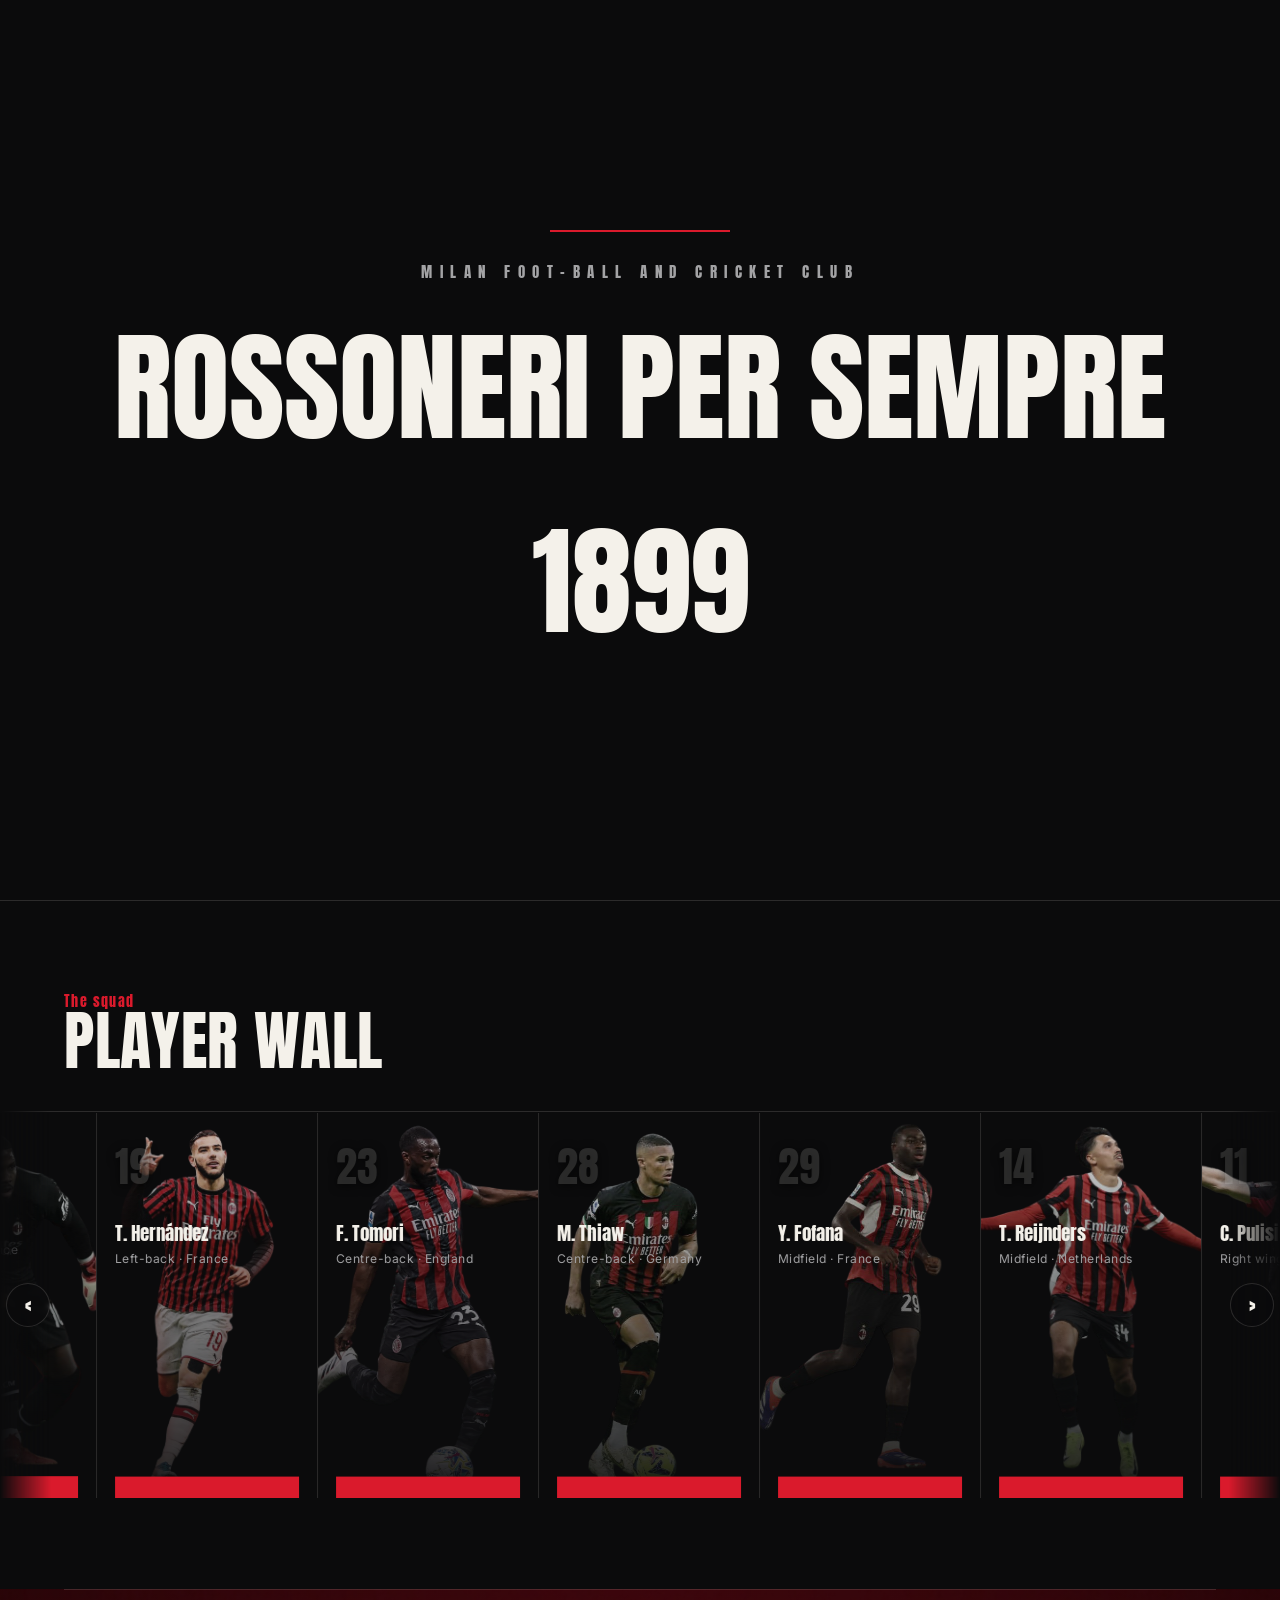
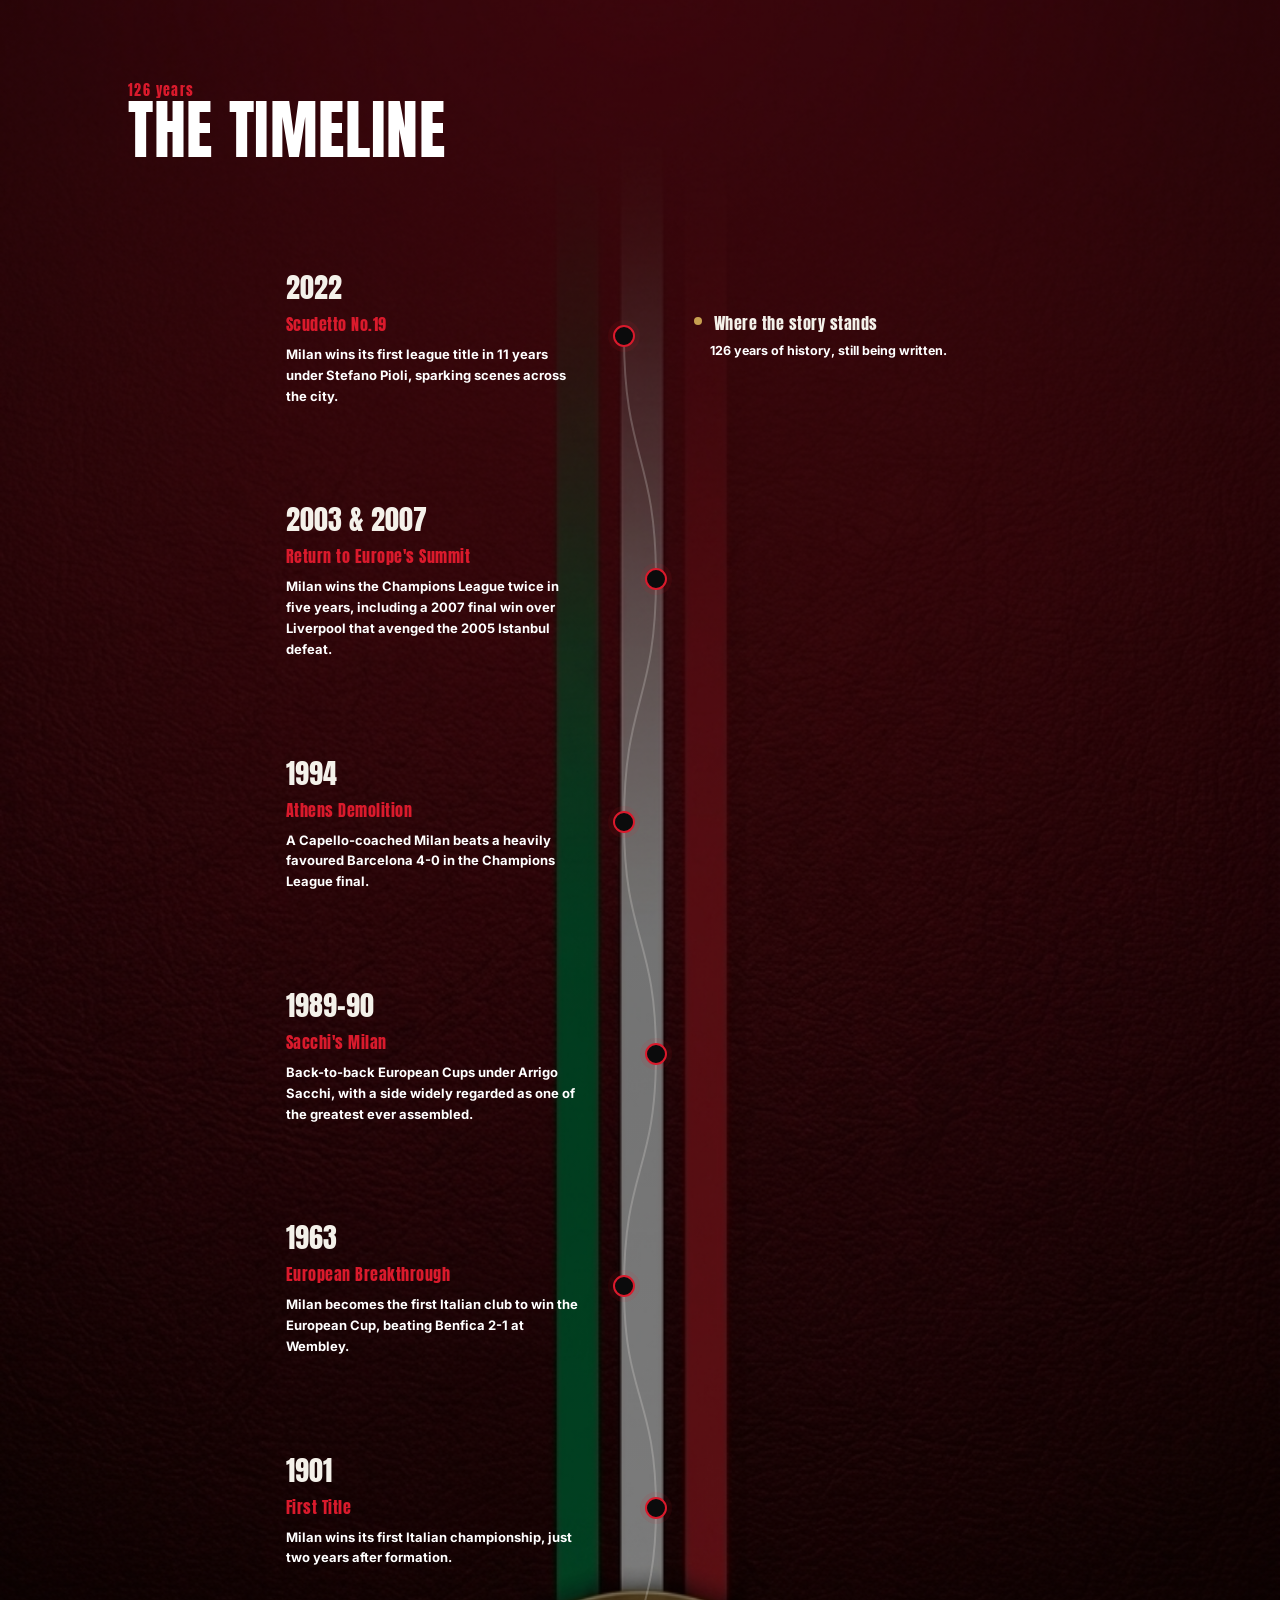
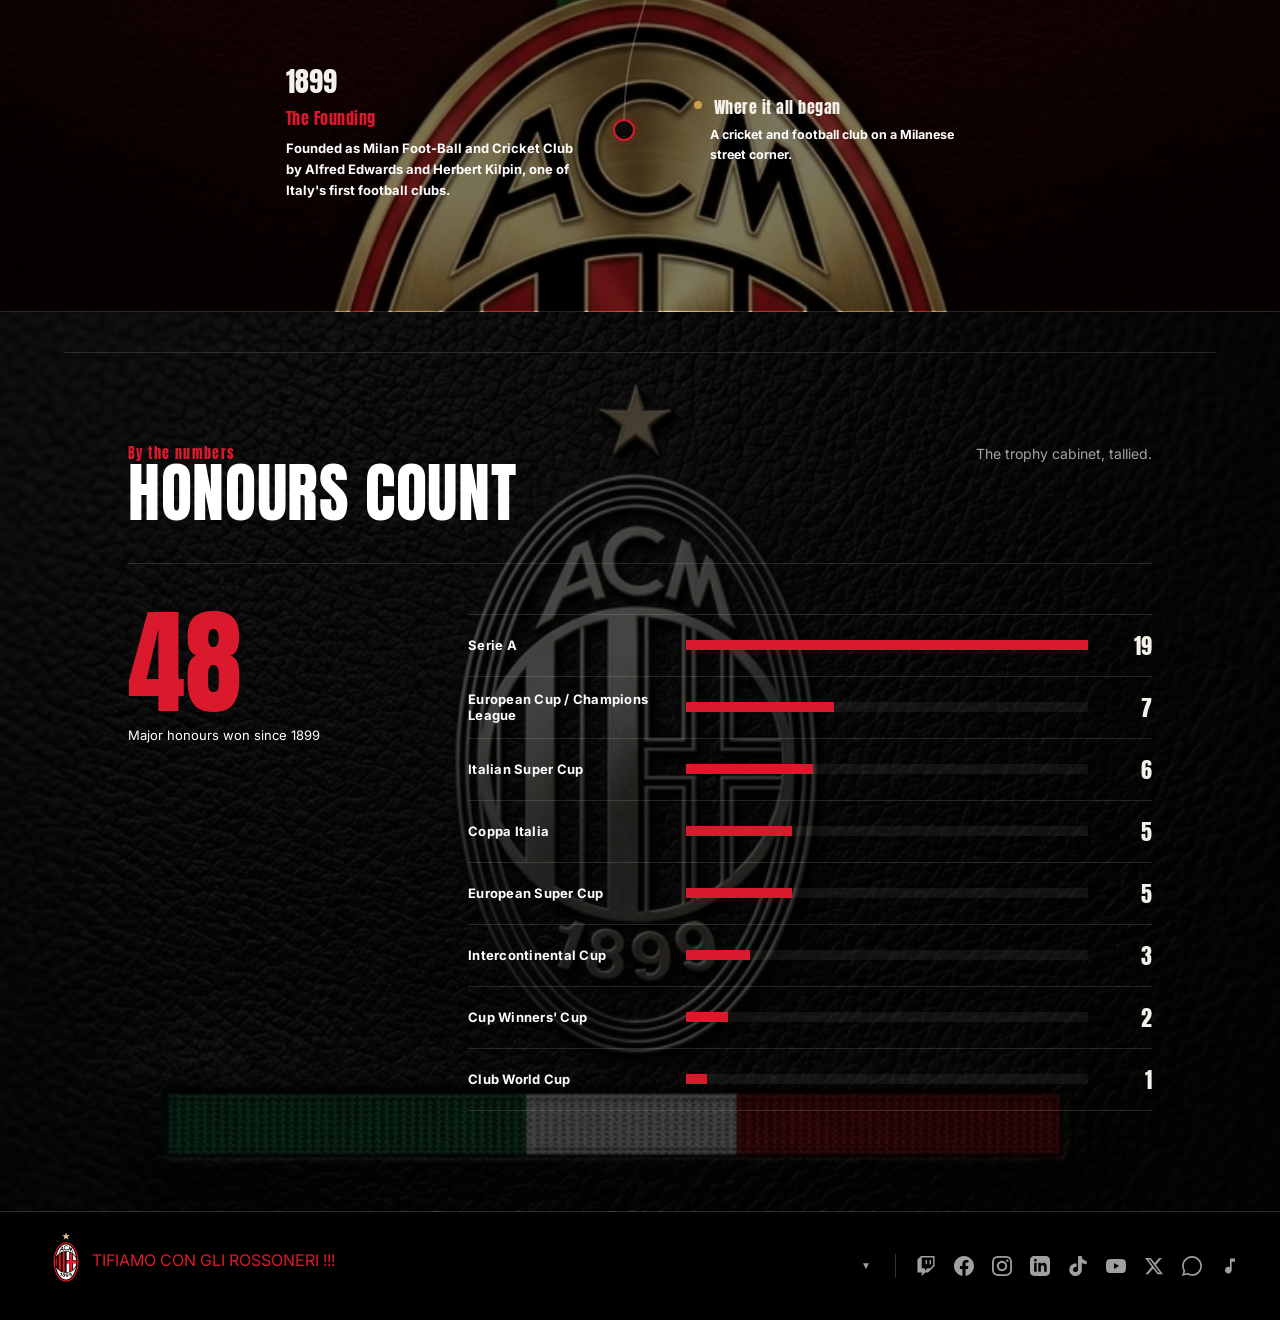
<file: index.html>
<!DOCTYPE html>
<html lang="en">
<head>
<meta charset="UTF-8">
<meta name="viewport" content="width=device-width, initial-scale=1.0">
<link rel="stylesheet" href="./style.css">
<title>AC Milan — 1899</title>
<link rel="preconnect" href="https://fonts.googleapis.com">
<link href="https://fonts.googleapis.com/css2?family=Anton&family=Inter:wght@400;500;600;700&display=swap" rel="stylesheet">

</head>
<body>

  <div id="video-intro">
    <video id="introVideo" src="./assets/vid/intro high.mp4" playsinline preload="auto"></video>
    <button id="introStart" class="intro-start-btn">Enter — Sound On</button>
    <button id="introSkip" class="intro-skip-btn" aria-label="Skip intro">Skip ›</button>
  </div>

  <div id="intro">
    <div class="intro-wrap">
      <div class="intro-line"></div>
      <div class="intro-crest">Milan Foot-Ball and Cricket Club</div>
      <div class="intro-year">ROSSONERI PER SEMPRE</div>
      <div class="intro-year">1899</div>
    </div>
  </div>

  <header>
    <div class="wordmark">
      <img src="./assets/img/acm logo.png" alt="">
    </div>
    <nav>
      <a href="#hero">Match</a>
      <a href="#squad">Squad</a>
      <a href="#history">History</a>
      <a href="#stats">Trophies</a>
      <a href="./shop.html">ACM Shop</a>

    </nav>
    <div class="nav-toggle">MENU</div>
  </header>

  <section id="hero">
    <div class="hero-top">
      <div class="hero-title">
        <h1>Sette<span>volte campioni</span>d'Europa.</h1>
        <p style="animation:fadeUp .8s ease .55s both; opacity:0;">Founded in 1899. Seven European Cups. Nineteen Scudetti. One of two clubs to have won every UEFA club<br> competition available to it — this is that history, built for the screen.</p>
      </div>
    </div>
    <div class="hero-bottom" style="animation:fadeUp .9s ease .75s both; opacity:0;">
      <div class="fixture-side">
        <div>Next fixture</div>
        <div class="fixture-team">AC Milan</div>
      </div>
      <div class="fixture-mid">
        <div class="fixture-vs">Inter ·VS· San Siro</div>
        <div class="countdown" id="countdown">
          <div><div class="num" id="cd-d">00</div><div class="lbl">DAYS</div></div>
          <div><div class="num" id="cd-h">00</div><div class="lbl">HRS</div></div>
          <div><div class="num" id="cd-m">00</div><div class="lbl">MIN</div></div>
          <div><div class="num" id="cd-s">00</div><div class="lbl">SEC</div></div>
        </div>
      </div>
      <div class="fixture-side right">
        <div>Kick-off</div>
        <div class="fixture-team">20:45</div>
      </div>
    </div>
  </section>

  <section id="squad">
    <div class="section-head reveal">
      <div>
        <div class="section-index">The squad</div>
        <h2>Player wall</h2>
      </div>
    </div>

    <div class="carousel-wrap">
      <button class="carousel-arrow carousel-arrow-left" id="carouselPrev" aria-label="Previous players">‹</button>
      <div class="carousel-container" id="carouselContainer">
        <div class="carousel-track" id="carouselTrack"></div>
      </div>
      <button class="carousel-arrow carousel-arrow-right" id="carouselNext" aria-label="Next players">›</button>
    </div>
  </section>

  <section class="hist" id="history">

    <div class="section-head reveal">
      <div>
        <div class="section-index">126 years</div>
        <h2>The timeline</h2>
      </div>
    </div>

    <div class="timeline-vertical" id="timelineVertical">
      <svg class="tl-svg" id="tlSvg"></svg>
      <!--<div class="tl-center-circle">
        <img class="tl-crest" src="./assets/img/hist logo.jpe.png" alt="AC Milan crest">
        <div class="tl-center-label">AC Milan<span>126 years</span></div>
      </div>-->
      <div class="tl-rows" id="tlRows"></div>
    </div>
  </section>

 <!-- <section id="trophies">
    <div class="section-head reveal">
      <div>
        <div class="section-index">The cabinet</div>
        <h2>Trophy wall</h2>
      </div>
      <p>Every major honour AC Milan has lifted, laid out year by year.</p>
    </div>

    <div class="trophy-wrap">
      <img src="./assets/img/trophies.jpe" alt="AC Milan trophy cabinet: 3 Intercontinental Cups & 1 Club World Cup, 7 European Cups/Champions League, 5 European Super Cups, 5 Coppa Italia, 2 Cup Winners' Cups, 6 Italian Super Cups, and 19 Serie A titles, shown with the year of each trophy.">
    </div>
  </section>-->

  <section id="stats">
    
    <div class="section-head reveal">
      <div>
        <div class="section-index">By the numbers</div>
        <h2>Honours count</h2>
      </div>
      <p>The trophy cabinet, tallied.</p>
    </div>
    <div class="stats-wrap" id="statsWrap">
      <div class="stats-total">
        <div class="stats-total-num" id="statsTotalNum">0</div>
        <div class="stats-total-label">Major honours won since 1899</div>
      </div>
      <div class="stats-bars" id="statsBars"></div>
    </div>
  </section>

  <footer class="site-footer">
    <div class="footer-container">
      <div class="footer-logo">
        <a href="#">
          <img src="./assets/img/acm logo.png" alt="AC Milan Crest">  
        </a>
        <div class="link">
          <a href="./cheering.html"> TIFIAMO CON GLI ROSSONERI !!!</a>
        </div>
      </div>
  
      <div class="footer-actions">
        <div class="lang-selector">
          <button class="lang-btn" aria-label="Select Language">
            <span class="flag-icon flag-uk"></span>
            <span class="arrow-down">▼</span>
          </button>
        </div>
  
        <div class="divider"></div>
  
        <div class="social-links">
          <a href="https://www.twitch.tv/acmilan" aria-label="Twitch" class="social-icon">
            <svg viewBox="0 0 24 24"><path fill="currentColor" d="M11.571 4.714h1.715v5.143h-1.715zm4.715 0H18v5.143h-1.714zM6 0L1.714 4.286v15.428h5.143V24l4.286-4.286h3.428L22.286 12V0zm14.571 11.143l-3.428 3.428h-3.429l-3 3v-3H6.857V1.714h13.714z"/></svg>
          </a>
          <a href="https://web.facebook.com/ACMilan?_rdc=1&_rdr#" aria-label="Facebook" class="social-icon">
            <svg viewBox="0 0 24 24"><path fill="currentColor" d="M24 12.073c0-6.627-5.373-12-12-12s-12 5.373-12 12c0 5.99 4.388 10.954 10.125 11.854v-8.385H7.078v-3.47h3.047V9.43c0-3.007 1.792-4.669 4.533-4.669 1.312 0 2.686.235 2.686.235v2.953H15.83c-1.491 0-1.956.925-1.956 1.874v2.25h3.328l-.532 3.47h-2.796v8.385C19.612 23.027 24 18.062 24 12.073z"/></svg>
          </a>
          <a href="https://www.instagram.com/acmilan" aria-label="Instagram" class="social-icon">
            <svg viewBox="0 0 24 24"><path fill="currentColor" d="M12 2.163c3.204 0 3.584.012 4.85.07 3.252.148 4.771 1.691 4.919 4.919.058 1.265.069 1.645.069 4.849 0 3.205-.012 3.584-.069 4.849-.149 3.225-1.664 4.771-4.919 4.919-1.266.058-1.644.07-4.85.07-3.204 0-3.584-.012-4.849-.07-3.26-.149-4.771-1.699-4.919-4.92-.058-1.265-.07-1.644-.07-4.849 0-3.204.013-3.583.07-4.849.149-3.227 1.664-4.771 4.919-4.919 1.266-.057 1.645-.069 4.849-.069zm0-2.163c-3.259 0-3.667.014-4.947.072-4.358.2-6.78 2.618-6.98 6.98-.059 1.281-.073 1.689-.073 4.948 0 3.259.014 3.668.072 4.948.2 4.358 2.618 6.78 6.98 6.98 1.281.058 1.689.072 4.948.072 3.259 0 3.668-.014 4.948-.072 4.354-.2 6.782-2.618 6.979-6.98.059-1.28.073-1.689.073-4.948 0-3.259-.014-3.667-.072-4.947-.196-4.354-2.617-6.78-6.979-6.98-1.281-.059-1.69-.073-4.949-.073zm0 5.838c-3.403 0-6.162 2.759-6.162 6.162s2.759 6.163 6.162 6.163 6.162-2.759 6.162-6.163c0-3.403-2.759-6.162-6.162-6.162zm0 10.162c-2.209 0-4-1.79-4-4 0-2.209 1.791-4 4-4s4 1.791 4 4c0 2.21-1.791 4-4 4zm6.406-11.845c-.796 0-1.441.645-1.441 1.44s.645 1.44 1.441 1.44c.795 0 1.439-.645 1.439-1.44s-.644-1.44-1.439-1.44z"/></svg>
          </a>
          <a href="#" aria-label="LinkedIn" class="social-icon">
            <svg viewBox="0 0 24 24"><path fill="currentColor" d="M19 0h-14c-2.761 0-5 2.239-5 5v14c0 2.761 2.239 5 5 5h14c2.762 0 5-2.239 5-5v-14c0-2.761-2.238-5-5-5zm-11 19h-3v-11h3v11zm-1.5-12.268c-.966 0-1.75-.79-1.75-1.764s.784-1.764 1.75-1.764 1.75.79 1.75 1.764-.783 1.764-1.75 1.764zm13.5 12.268h-3v-5.604c0-3.368-4-3.113-4 0v5.604h-3v-11h3v1.765c1.396-2.586 7-2.777 7 2.476v6.759z"/></svg>
          </a>
          <a href="https://www.tiktok.com/@acmilan" aria-label="TikTok" class="social-icon">
            <svg viewBox="0 0 24 24"><path fill="currentColor" d="M12.525.02c1.31-.02 2.61-.01 3.91-.02.08 1.53.63 3.09 1.75 4.17 1.12 1.11 2.7 1.62 4.24 1.79v4.03c-1.44-.05-2.89-.35-4.2-.97-.57-.26-1.1-.59-1.62-.93-.01 2.92.01 5.84-.02 8.75-.08 1.4-.54 2.79-1.35 3.94-1.31 1.92-3.58 3.17-5.91 3.21-1.43.08-2.86-.31-4.08-1.03-2.02-1.19-3.44-3.37-3.65-5.71-.02-.5-.03-1-.01-1.49.18-1.9 1.12-3.72 2.58-4.96 1.66-1.44 3.98-2.13 6.15-1.72.02 1.48-.04 2.96-.04 4.44-.99-.32-2.15-.23-3.02.37-.82.56-1.31 1.56-1.28 2.56.02 1.01.58 1.95 1.46 2.42.92.51 2.08.52 3.02.04.83-.41 1.42-1.22 1.58-2.13.07-.63.03-1.27.03-1.91V.02z"/></svg>
          </a>
          <a href="https://www.youtube.com/acmilan" aria-label="YouTube" class="social-icon">
            <svg viewBox="0 0 24 24"><path fill="currentColor" d="M23.498 6.186a3.016 3.016 0 0 0-2.122-2.136C19.505 3.545 12 3.545 12 3.545s-7.505 0-9.377.505A3.017 3.017 0 0 0 .502 6.186C0 8.07 0 12 0 12s0 3.93.502 5.814a3.016 3.016 0 0 0 2.122 2.136c1.871.505 9.376.505 9.376.505s7.505 0 9.377-.505a3.015 3.015 0 0 0 2.122-2.136C24 15.93 24 12 24 12s0-3.93-.502-5.814zM9.545 15.568V8.432L15.818 12l-6.273 3.568z"/></svg>
          </a>
          <a href="https://x.com/acmilan" aria-label="X" class="social-icon">
            <svg viewBox="0 0 24 24"><path fill="currentColor" d="M18.244 2.25h3.308l-7.227 8.26 8.502 11.24H16.17l-5.214-6.817L4.99 21.75H1.68l7.73-8.835L1.254 2.25H8.08l4.713 6.231zm-1.161 17.52h1.833L7.084 4.126H5.117z"/></svg>
          </a>
          <a href="https://www.google.com/search?q=https://www.whatsapp.com/channel/0029VaCxf5M2ER6p3A4G4t2d" aria-label="WhatsApp" class="social-icon">
            <svg viewBox="0 0 24 24"><path fill="currentColor" d="M.057 24l1.687-6.163c-1.041-1.804-1.588-3.849-1.587-5.946.003-6.556 5.338-11.891 11.893-11.891 3.181.001 6.167 1.24 8.413 3.488 2.245 2.248 3.481 5.236 3.48 8.414-.003 6.557-5.338 11.892-11.893 11.892-1.99-.001-3.951-.5-5.688-1.448l-6.305 1.654zm6.597-3.807c1.676.995 3.276 1.591 5.392 1.592 5.448 0 9.886-4.434 9.889-9.885.002-5.462-4.415-9.89-9.881-9.892-5.452 0-9.887 4.434-9.889 9.884-.001 2.225.651 3.891 1.746 5.634l-.999 3.648 3.742-.981z"/></svg>
          </a>
          <a href="#" aria-label="Music" class="social-icon">
            <svg viewBox="0 0 24 24"><path fill="currentColor" d="M12 3v10.55c-.59-.34-1.27-.55-2-.55-2.21 0-4 1.79-4 4s1.79 4 4 4 4-1.79 4-4V7h4V3h-6z"/></svg>
          </a>
        </div>
      </div>
    </div>
  </footer>

  <script>
    // ---------- VIDEO INTRO, THEN TEXT INTRO ----------
    (function(){
      const videoIntro = document.getElementById('video-intro');
      const introVideo = document.getElementById('introVideo');
      const startBtn = document.getElementById('introStart');
      const skipBtn = document.getElementById('introSkip');
      const textIntro = document.getElementById('intro');
      let finished = false;

      function runTextIntro(){
        // Same timing the text intro always used, now kicked off once the video is done.
        setTimeout(() => textIntro.classList.add('hide'), 2600);
      }

      function finishVideoIntro(){
        if (finished) return; // guard against being called twice (e.g. 'ended' + 'error')
        finished = true;
        videoIntro.classList.add('hide');
        runTextIntro();
      }

      introVideo.addEventListener('ended', finishVideoIntro);
      // Safety net: if the video can't load/play for any reason, don't trap the visitor.
      introVideo.addEventListener('error', finishVideoIntro);

      // Browsers only allow sound to play after a real user gesture, so we wait
      // for the tap rather than guessing at autoplay — that guess is what was
      // causing the video to start a frame then get killed instantly before.
      startBtn.addEventListener('click', () => {
        introVideo.muted = false;
        startBtn.classList.add('hide');
        skipBtn.classList.add('hide');
        const playPromise = introVideo.play();
        if (playPromise && playPromise.catch) playPromise.catch(finishVideoIntro);
      });

      skipBtn.addEventListener('click', finishVideoIntro);
    })();
    
    // ---------- COUNTDOWN ----------
    (function(){
      const target = new Date();
      target.setDate(target.getDate() + ((6 - target.getDay() + 7) % 7 || 7)); // next Saturday
      target.setHours(20,45,0,0);
      const cdS = document.getElementById('cd-s');
      function tick(){
        const diff = target - new Date();
        if (diff <= 0) return;
        const d = Math.floor(diff/86400000);
        const h = Math.floor(diff/3600000)%24;
        const m = Math.floor(diff/60000)%60;
        const s = Math.floor(diff/1000)%60;
        document.getElementById('cd-d').textContent = String(d).padStart(2,'0');
        document.getElementById('cd-h').textContent = String(h).padStart(2,'0');
        document.getElementById('cd-m').textContent = String(m).padStart(2,'0');
        cdS.textContent = String(s).padStart(2,'0');
        cdS.classList.remove('tick');
        void cdS.offsetWidth;
        cdS.classList.add('tick');
      }
      tick();
      setInterval(tick, 1000);
    })();
    
    // ---------- SQUAD DATA (illustrative placeholder) ----------
    const players = [
      {num:16, name:"M. Maignan", role:"Goalkeeper · France", img:"./assets/img/players/maignan.png", stats:[["Reflexes",92],["Distribution",85],["Command of area",80]], meta:"Appearances 34 · Clean sheets 14"},
      {num:19, name:"T. Hernández", role:"Left-back · France", img:"./assets/img/players/hernandez.png", stats:[["Pace",90],["Crossing",84],["Attacking runs",88]], meta:"Appearances 30 · Assists 7"},
      {num:23, name:"F. Tomori", role:"Centre-back · England", img:"./assets/img/players/tomori.png", stats:[["Duels won",86],["Aerial ability",80],["Composure",83]], meta:"Appearances 32 · Goals 2"},
      {num:28, name:"M. Thiaw", role:"Centre-back · Germany", img:"./assets/img/players/thiaw.png", stats:[["Tackling",84],["Positioning",85],["Passing",78]], meta:"Appearances 27 · Goals 1"},
      {num:29, name:"Y. Fofana", role:"Midfield · France", img:"./assets/img/players/fofana.png", stats:[["Ball recovery",88],["Passing range",82],["Stamina",87]], meta:"Appearances 31 · Assists 4"},
      {num:14, name:"T. Reijnders", role:"Midfield · Netherlands", img:"./assets/img/players/reijnders.png", stats:[["Vision",87],["Long shots",81],["Work rate",85]], meta:"Appearances 33 · Goals 9"},
      {num:11, name:"C. Pulisic", role:"Right wing · USA", img:"./assets/img/players/pulisic.png", stats:[["Dribbling",86],["Finishing",83],["Off-ball movement",85]], meta:"Appearances 32 · Goals 12"},
      {num:10, name:"R. Leão", role:"Left wing · Portugal", img:"./assets/img/players/leao.png", stats:[["Speed",96],["Dribbling",92],["Shooting",84]], meta:"Appearances 34 · Goals 14"},
      {num:7, name:"S. Giménez", role:"Striker · Mexico", img:"./assets/img/players/gimenez.png", stats:[["Finishing",85],["Movement in box",87],["Hold-up play",80]], meta:"Appearances 29 · Goals 11"},
    ];
    
    function buildPlayerCard(p){
      const card = document.createElement('div');
      card.className = 'player-card';
      card.innerHTML = `
        <img class="pphoto" src="${p.img}" alt="${p.name}" loading="lazy">
        <div class="pphoto-fade"></div>
        <div class="pnum">${p.num}</div>
        <div>
          <div class="pname">${p.name}</div>
          <div class="prole">${p.role}</div>
        </div>
        <div class="player-detail">
          <span class="close">×</span>
          <div>
            <div class="pname" style="color:var(--black)">${p.name}</div>
            <div class="prole" style="color:rgba(11,11,12,0.7)">${p.role}</div>
          </div>
          <div>
            ${p.stats.map(s => `
              <div class="stat-row">
                <div class="stat-label"><span>${s[0]}</span><span>${s[1]}</span></div>
                <div class="stat-bar"><i data-val="${s[1]}"></i></div>
              </div>`).join('')}
          </div>
          <div class="player-meta">${p.meta}</div>
        </div>
      `;
      card.addEventListener('click', () => {
        const alreadyOpen = card.classList.contains('open');
        document.querySelectorAll('.player-card.open').forEach(c => c.classList.remove('open'));
        carouselContainer.classList.remove('paused');
        if (!alreadyOpen){
          card.classList.add('open');
          carouselContainer.classList.add('paused');
          card.querySelectorAll('.stat-bar i').forEach(bar => {
            requestAnimationFrame(() => bar.style.width = bar.dataset.val + '%');
          });
        }
      });
      return card;
    }
    
    const carouselTrack = document.getElementById('carouselTrack');
    const carouselContainer = document.getElementById('carouselContainer');
    const carouselPrev = document.getElementById('carouselPrev');
    const carouselNext = document.getElementById('carouselNext');
    // The card list is built twice back-to-back so the loop is seamless.
    [...players, ...players].forEach(p => carouselTrack.appendChild(buildPlayerCard(p)));

    // ---------- CAROUSEL MOTION (auto-scroll + arrow controls) ----------
    // Position is driven from JS (instead of a pure CSS animation) so the
    // arrow buttons can nudge the exact same value the auto-scroll uses.
    (function(){
      const AUTO_SPEED = 40; // px per second
      const NUDGE_PAUSE_MS = 3000; // how long arrows pause auto-scroll for
      let offset = 0;
      let loopWidth = 0;
      let lastTs = null;
      let resumeAt = 0;
      let nudgeTimer = null;

      function measure(){
        // Track is built from two copies of the player list back-to-back,
        // so half its full width is exactly one loop.
        loopWidth = carouselTrack.scrollWidth / 2;
      }

      function applyOffset(){
        carouselTrack.style.transform = `translateX(-${offset}px)`;
      }

      function isPaused(){
        return carouselContainer.classList.contains('paused') ||
               carouselContainer.matches(':hover') ||
               performance.now() < resumeAt;
      }

      function tick(ts){
        if (lastTs === null) lastTs = ts;
        const dt = ts - lastTs;
        lastTs = ts;
        if (loopWidth > 0 && !isPaused()){
          offset += AUTO_SPEED * (dt / 1000);
          if (offset >= loopWidth) offset -= loopWidth;
          applyOffset();
        }
        requestAnimationFrame(tick);
      }

      function cardStep(){
        const firstCard = carouselTrack.querySelector('.player-card');
        if (!firstCard) return 220;
        // +1 accounts for the 1px gap between cards.
        return firstCard.getBoundingClientRect().width + 1;
      }

      function nudge(direction){
        if (loopWidth <= 0) return;
        offset += direction * cardStep();
        if (offset < 0) offset += loopWidth;
        if (offset >= loopWidth) offset -= loopWidth;
        carouselTrack.style.transition = 'transform 0.5s cubic-bezier(.22,.61,.36,1)';
        applyOffset();
        resumeAt = performance.now() + NUDGE_PAUSE_MS;
        clearTimeout(nudgeTimer);
        nudgeTimer = setTimeout(() => { carouselTrack.style.transition = ''; }, 520);
      }

      carouselPrev.addEventListener('click', () => nudge(-1));
      carouselNext.addEventListener('click', () => nudge(1));

      measure();
      window.addEventListener('load', measure);
      window.addEventListener('resize', measure);
      requestAnimationFrame(tick);
    })();
    
    // ---------- TIMELINE (factual, vertical S-curve) ----------
    const eras = [
      {year:"1899", title:"The Founding", text:"Founded as Milan Foot-Ball and Cricket Club by Alfred Edwards and Herbert Kilpin, one of Italy's first football clubs."},
      {year:"1901", title:"First Title", text:"Milan wins its first Italian championship, just two years after formation."},
      {year:"1963", title:"European Breakthrough", text:"Milan becomes the first Italian club to win the European Cup, beating Benfica 2-1 at Wembley."},
      {year:"1989–90", title:"Sacchi's Milan", text:"Back-to-back European Cups under Arrigo Sacchi, with a side widely regarded as one of the greatest ever assembled."},
      {year:"1994", title:"Athens Demolition", text:"A Capello-coached Milan beats a heavily favoured Barcelona 4-0 in the Champions League final."},
      {year:"2003 & 2007", title:"Return to Europe's Summit", text:"Milan wins the Champions League twice in five years, including a 2007 final win over Liverpool that avenged the 2005 Istanbul defeat."},
      {year:"2022", title:"Scudetto No.19", text:"Milan wins its first league title in 11 years under Stefano Pioli, sparking scenes across the city."},
    ];
    
    const tlRows = document.getElementById('tlRows');
    const tlWrap = document.getElementById('timelineVertical');
    const tlSvg = document.getElementById('tlSvg');
    
    // Most recent era at the top, the founding at the bottom.
    const orderedEras = [...eras].reverse();
    orderedEras.forEach((e, i) => {
      const row = document.createElement('div');
      row.className = 'tl-row';
      const isFirst = i === 0;
      const isLast = i === orderedEras.length - 1;
      row.innerHTML = `
        <div class="tl-text reveal reveal-left">
          <div class="tl-year">${e.year}</div>
          <div class="tl-title">${e.title}</div>
          <div class="tl-desc">${e.text}</div>
        </div>
        <div class="tl-node ${i % 2 === 0 ? 'offset-a' : 'offset-b'}"><span class="tl-dot"></span></div>
        <div class="tl-caption reveal reveal-right">
          ${isFirst ? '<div class="tl-caption-label">Where the story stands</div><div class="tl-caption-sub">126 years of history, still being written.</div>' : ''}
          ${isLast ? '<div class="tl-caption-label">Where it all began</div><div class="tl-caption-sub">A cricket and football club on a Milanese street corner.</div>' : ''}
        </div>
      `;
      tlRows.appendChild(row);
    });
    
    function drawTimelinePath(){
      const nodes = tlWrap.querySelectorAll('.tl-node');
      if (!nodes.length) return;
      const wrapRect = tlWrap.getBoundingClientRect();
      tlSvg.setAttribute('width', wrapRect.width);
      tlSvg.setAttribute('height', wrapRect.height);
      tlSvg.setAttribute('viewBox', `0 0 ${wrapRect.width} ${wrapRect.height}`);
    
      const pts = Array.from(nodes).map(n => {
        const r = n.getBoundingClientRect();
        return { x: r.left + r.width / 2 - wrapRect.left, y: r.top + r.height / 2 - wrapRect.top };
      });
    
      let d = `M ${pts[0].x} ${pts[0].y}`;
      for (let i = 0; i < pts.length - 1; i++){
        const p1 = pts[i], p2 = pts[i + 1];
        const midY = (p1.y + p2.y) / 2;
        d += ` C ${p1.x} ${midY}, ${p2.x} ${midY}, ${p2.x} ${p2.y}`;
      }
    
      const dots = pts.map(p => `<circle cx="${p.x}" cy="${p.y}" r="4.5" fill="#DA1A2C"></circle>`).join('');
      tlSvg.innerHTML = `<path d="${d}" fill="none" stroke="rgba(244,241,234,0.22)" stroke-width="2"></path>${dots}`;
    }
    
    window.addEventListener('load', drawTimelinePath);
    let tlResizeTimer;
    window.addEventListener('resize', () => {
      clearTimeout(tlResizeTimer);
      tlResizeTimer = setTimeout(drawTimelinePath, 150);
    });
    
    // ---------- STATS (factual honours) ----------
    // Counts match the trophy wall image above, ranked largest to smallest.
    const honours = [
      {count:19, label:"Serie A"},
      {count:7, label:"European Cup / Champions League"},
      {count:6, label:"Italian Super Cup"},
      {count:5, label:"Coppa Italia"},
      {count:5, label:"European Super Cup"},
      {count:3, label:"Intercontinental Cup"},
      {count:2, label:"Cup Winners' Cup"},
      {count:1, label:"Club World Cup"},
    ];
    const honoursTotal = honours.reduce((sum, h) => sum + h.count, 0);
    const honoursMax = Math.max(...honours.map(h => h.count));
    
    const statsBars = document.getElementById('statsBars');
    honours.forEach(h => {
      const row = document.createElement('div');
      row.className = 'stat-row-bar';
      row.innerHTML = `
        <div class="stat-row-label">${h.label}</div>
        <div class="stat-row-track"><i style="--w:${(h.count / honoursMax * 100).toFixed(1)}%"></i></div>
        <div class="stat-row-count">${h.count}</div>
      `;
      statsBars.appendChild(row);
    });
    
    // One orchestrated reveal: bars fill and the total counts up when the section is scrolled into view.
    const statsWrap = document.getElementById('statsWrap');
    const statsTotalNum = document.getElementById('statsTotalNum');
    let statsPlayed = false;
    const statsObserver = new IntersectionObserver((entries) => {
      entries.forEach(entry => {
        if (entry.isIntersecting && !statsPlayed){
          statsPlayed = true;
          statsWrap.classList.add('in-view');
          const start = performance.now();
          const dur = 1200;
          function countUp(now){
            const p = Math.min(1, (now - start) / dur);
            const eased = 1 - Math.pow(1 - p, 3);
            statsTotalNum.textContent = Math.round(eased * honoursTotal);
            if (p < 1) requestAnimationFrame(countUp);
          }
          requestAnimationFrame(countUp);
          statsObserver.disconnect();
        }
      });
    }, {threshold:0.35});
    statsObserver.observe(statsWrap);

    // ---------- SCROLL-REVEAL (section heads + timeline text/captions) ----------
    (function(){
      const prefersReducedMotion = window.matchMedia('(prefers-reduced-motion: reduce)').matches;
      const targets = document.querySelectorAll('.reveal, .tl-row');
      if (prefersReducedMotion || !('IntersectionObserver' in window)){
        targets.forEach(el => el.classList.add('in'));
        return;
      }
      const revealObserver = new IntersectionObserver((entries) => {
        entries.forEach(entry => {
          if (entry.isIntersecting){
            entry.target.classList.add('in');
            revealObserver.unobserve(entry.target);
          }
        });
      }, { threshold:0.2, rootMargin:'0px 0px -60px 0px' });
      targets.forEach(el => revealObserver.observe(el));
    })();

    // ---------- NAV HIDE-ON-SCROLL ----------
    (function(){
      const header = document.querySelector('header');
      let lastY = window.scrollY;
      let ticking = false;

      function onScroll(){
        const y = window.scrollY;

        // Hide the nav when scrolling down past the hero, reveal it on scroll up.
        if (y > 140 && y > lastY){
          header.classList.add('nav-hidden');
        } else {
          header.classList.remove('nav-hidden');
        }
        lastY = y;
        ticking = false;
      }

      window.addEventListener('scroll', () => {
        if (!ticking){
          requestAnimationFrame(onScroll);
          ticking = true;
        }
      }, { passive:true });
    })();
    </script>
</body>
</html>
</file>
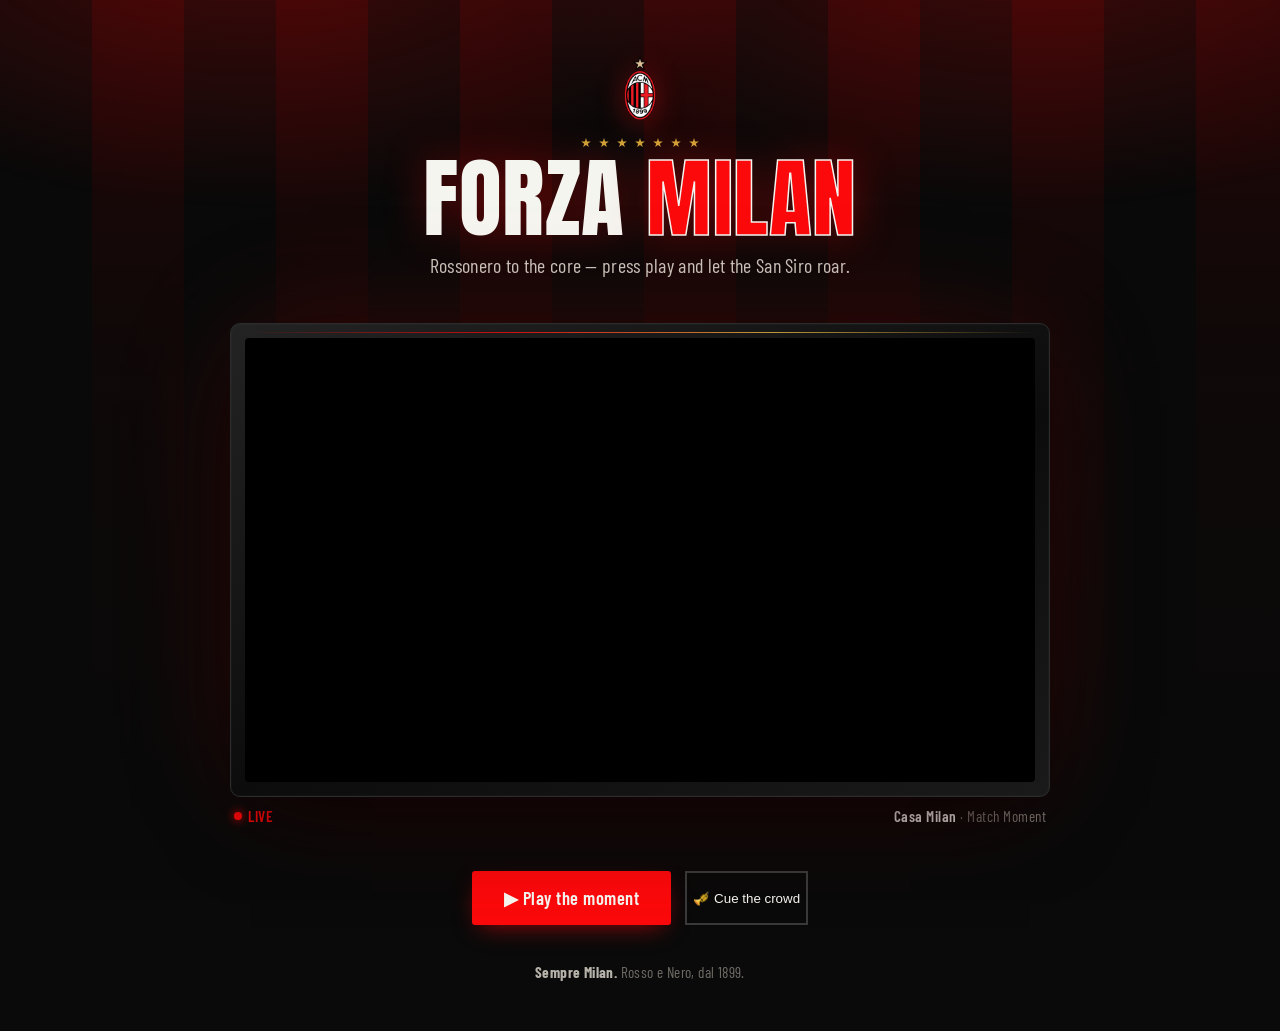
<file: cheering.html>
<!DOCTYPE html>
<html lang="en">
<head>
<meta charset="UTF-8" />
<meta name="viewport" content="width=device-width, initial-scale=1.0" />
<title>Forza Milan — Match Moment</title>
<link rel="preconnect" href="https://fonts.googleapis.com">
<link rel="preconnect" href="https://fonts.gstatic.com" crossorigin>
<link href="https://fonts.googleapis.com/css2?family=Anton&family=Barlow+Condensed:wght@400;500;600;700&display=swap" rel="stylesheet">
<style>
  :root{
    --rosso:#FB090B;
    --rosso-deep:#8C0000;
    --nero:#0A0A0A;
    --nero-2:#151515;
    --bianco:#F5F5F0;
    --oro:#E7B740;
    --oro-dim:#8a6c26;
    --stripe-w: 92px;
  }

  *{box-sizing:border-box;}
  html,body{margin:0;padding:0;}
  body{
    background:var(--nero);
    color:var(--bianco);
    font-family:'Barlow Condensed', sans-serif;
    overflow-x:hidden;
    min-height:100vh;
    position:relative;
  }

  /* Stadium floodlight ambience */
  body::before{
    content:"";
    position:fixed;
    inset:0;
    background:
      radial-gradient(ellipse 900px 500px at 20% -10%, rgba(251,9,11,0.25), transparent 60%),
      radial-gradient(ellipse 900px 500px at 80% -10%, rgba(251,9,11,0.25), transparent 60%);
    pointer-events:none;
    z-index:0;
  }

  /* Rossoneri hooped stripes backdrop */
  .stripes{
    position:fixed;
    inset:0;
    z-index:-1;
    background: repeating-linear-gradient(
      90deg,
      var(--nero) 0,
      var(--nero) var(--stripe-w),
      var(--rosso-deep) var(--stripe-w),
      var(--rosso-deep) calc(var(--stripe-w) * 2)
    );
    opacity:0.55;
  }
  .stripes::after{
    content:"";
    position:absolute;
    inset:0;
    background:linear-gradient(180deg, rgba(10,10,10,0.65), rgba(10,10,10,0.92) 40%, var(--nero) 85%);
  }

  header{
    position:relative;
    z-index:2;
    text-align:center;
    padding:56px 20px 18px;
  }

  .crest{
    width:64px;
    height:64px;
    margin:0 auto 18px;
    position:relative;
    animation: crestFloat 3.6s ease-in-out infinite;
  }
  .crest img{width:100%;height:100%;display:block; filter:drop-shadow(0 6px 14px rgba(251,9,11,0.35));}
  @keyframes crestFloat{
    0%,100%{ transform:translateY(0) rotate(0deg); }
    50%{ transform:translateY(-6px) rotate(-2deg); }
  }

  .stars{
    display:flex;
    justify-content:center;
    gap:8px;
    margin-bottom:10px;
  }
  .stars span{
    width:10px;height:10px;
    background:var(--oro);
    clip-path:polygon(50% 0%, 61% 35%, 98% 35%, 68% 57%, 79% 91%, 50% 70%, 21% 91%, 32% 57%, 2% 35%, 39% 35%);
    opacity:0;
    animation: starIn .5s ease forwards, starTwinkle 2.6s ease-in-out infinite;
    animation-delay: calc(var(--i,0) * 0.08s), calc(0.6s + var(--i,0) * 0.15s);
  }
  @keyframes starIn{ to{ opacity:0.9; transform:scale(1); } }
  @keyframes starTwinkle{
    0%,100%{ opacity:0.9; }
    50%{ opacity:0.4; }
  }

  h1{
    font-family:'Anton', sans-serif;
    font-weight:400;
    font-size:clamp(2.6rem, 8vw, 5.5rem);
    line-height:0.92;
    margin:0;
    letter-spacing:0.5px;
    text-transform:uppercase;
    color:var(--bianco);
    text-shadow: 0 0 40px rgba(251,9,11,0.35);
    opacity:0;
    animation: fadeUpCh .8s cubic-bezier(.16,1,.3,1) .3s forwards;
  }
  h1 .em{
    color:var(--rosso);
    -webkit-text-stroke: 1.5px var(--bianco);
  }
  @keyframes fadeUpCh{
    from{ opacity:0; transform:translateY(18px); }
    to{ opacity:1; transform:translateY(0); }
  }

  .subline{
    margin:14px auto 0;
    max-width:520px;
    font-size:1.25rem;
    color:#c9c5bd;
    font-weight:400;
    letter-spacing:0.3px;
    opacity:0;
    animation: fadeUpCh .8s cubic-bezier(.16,1,.3,1) .5s forwards;
  }

  /* The "jumbotron" screen */
  main{
    position:relative;
    z-index:2;
    display:flex;
    justify-content:center;
    padding:28px 16px 20px;
  }

  .screen-rig{
    width:100%;
    max-width:820px;
    position:relative;
    opacity:0;
    transform:translateY(24px) scale(0.98);
    animation: rigIn .9s cubic-bezier(.16,1,.3,1) .55s forwards;
  }
  @keyframes rigIn{
    to{ opacity:1; transform:translateY(0) scale(1); }
  }

  .screen-frame{
    position:relative;
    border-radius:10px;
    padding:14px;
    background:
      linear-gradient(155deg, #232323, #0c0c0c 55%, #1a1a1a);
    border:1px solid #2c2c2c;
    box-shadow:
      0 30px 80px -20px rgba(0,0,0,0.8),
      0 0 0 1px rgba(255,255,255,0.02) inset,
      0 0 120px -20px rgba(251,9,11,0.25);
  }

  .screen-frame::before{
    content:"";
    position:absolute;
    top:8px; left:14px; right:14px;
    height:1px;
    background:linear-gradient(90deg, transparent, var(--rosso), var(--oro), transparent);
    opacity:0.8;
  }

  .screen-inner{
    position:relative;
    border-radius:4px;
    overflow:hidden;
    background:#000;
    aspect-ratio:16/9;
  }

  video{
    width:100%;
    height:100%;
    display:block;
    object-fit:cover;
    background:#000;
  }

  .scanlight{
    position:absolute;
    inset:0;
    pointer-events:none;
    background:linear-gradient(180deg, rgba(255,255,255,0.06), transparent 30%);
    mix-blend-mode:overlay;
  }

  .rig-label{
    display:flex;
    justify-content:space-between;
    align-items:center;
    margin-top:10px;
    padding:0 4px;
    font-size:0.95rem;
    color:#7d7a74;
    letter-spacing:0.5px;
  }
  .rig-label b{color:var(--bianco); font-weight:600;}
  .live-dot{
    display:inline-flex;
    align-items:center;
    gap:6px;
    color:var(--rosso);
    font-weight:600;
  }
  .live-dot::before{
    content:"";
    width:8px;height:8px;
    border-radius:50%;
    background:var(--rosso);
    box-shadow:0 0 10px var(--rosso);
    animation:pulse 1.4s ease-in-out infinite;
  }
  @keyframes pulse{
    0%,100%{opacity:1; transform:scale(1);}
    50%{opacity:0.4; transform:scale(0.75);}
  }

  /* Controls */
  .controls{
    display:flex;
    justify-content:center;
    gap:14px;
    flex-wrap:wrap;
    margin:26px 0 8px;
    opacity:0;
    animation: fadeUpCh .8s cubic-bezier(.16,1,.3,1) .8s forwards;
  }

  button.cta{
    font-family:'Barlow Condensed', sans-serif;
    font-weight:600;
    font-size:1.15rem;
    letter-spacing:0.5px;
    padding:14px 30px;
    border-radius:3px;
    border:2px solid var(--rosso);
    background:var(--rosso);
    color:var(--bianco);
    cursor:pointer;
    transition:transform 0.15s ease, box-shadow 0.15s ease, background 0.15s ease;
    box-shadow:0 8px 24px -8px rgba(251,9,11,0.6);
  }
  button.cta:hover{
    transform:translateY(-2px);
    box-shadow:0 12px 30px -8px rgba(251,9,11,0.8);
  }
  button.cta:active{transform:translateY(0px) scale(0.98);}

  button.ghost{
    background:transparent;
    border:2px solid #3a3a3a;
    color:var(--bianco);
  }
  button.ghost:hover{
    border-color:var(--oro);
    color:var(--oro);
    box-shadow:none;
    transform:translateY(-2px);
  }
  button.ghost:active{ transform:translateY(0) scale(0.98); }

  footer{
    position:relative;
    z-index:2;
    text-align:center;
    padding:30px 20px 50px;
    color:#6f6c66;
    font-size:0.95rem;
    letter-spacing:0.4px;
  }
  footer b{color:#b7b3aa;}

  /* Confetti canvas */
  #confetti-canvas{
    position:fixed;
    inset:0;
    pointer-events:none;
    z-index:50;
  }

  /* GOAL flash text */
  .goal-flash{
    position:fixed;
    top:50%; left:50%;
    transform:translate(-50%,-50%) scale(0.6);
    font-family:'Anton', sans-serif;
    font-size:clamp(3rem, 14vw, 9rem);
    color:var(--bianco);
    -webkit-text-stroke:3px var(--rosso);
    letter-spacing:4px;
    opacity:0;
    z-index:51;
    pointer-events:none;
    text-shadow:0 0 60px rgba(251,9,11,0.9);
  }
  .goal-flash.play{
    animation:goalPop 1.1s cubic-bezier(.2,1.4,.4,1) forwards;
  }
  @keyframes goalPop{
    0%{opacity:0; transform:translate(-50%,-50%) scale(0.4) rotate(-6deg);}
    18%{opacity:1; transform:translate(-50%,-50%) scale(1.08) rotate(2deg);}
    30%{transform:translate(-50%,-50%) scale(1) rotate(0deg);}
    75%{opacity:1;}
    100%{opacity:0; transform:translate(-50%,-50%) scale(1) rotate(0deg);}
  }

  @media (prefers-reduced-motion: reduce){
    .live-dot::before{animation:none;}
    .goal-flash.play{animation:none; opacity:0;}
    .crest{animation:none;}
    .stars span{animation:none; opacity:0.9;}
    h1, .subline{animation:none; opacity:1;}
    .screen-rig{animation:none; opacity:1; transform:none;}
    .controls{animation:none; opacity:1;}
  }
</style>
</head>
<body>

<div class="stripes"></div>
<canvas id="confetti-canvas"></canvas>
<div class="goal-flash" id="goalFlash">GOAL!</div>

<header>
  <div class="crest" aria-hidden="true">
    <img src="./assets/img/acm logo.png" alt="">
  </div>
  <div class="stars" aria-hidden="true">
    <span style="--i:0"></span><span style="--i:1"></span><span style="--i:2"></span><span style="--i:3"></span><span style="--i:4"></span><span style="--i:5"></span><span style="--i:6"></span>
  </div>
  <h1>Forza <span class="em">Milan</span></h1>
  <p class="subline">Rossonero to the core — press play and let the San Siro roar.</p>
</header>

<main>
  <div class="screen-rig">
    <div class="screen-frame">
      <div class="screen-inner">
        <video id="milanVideo" playsinline preload="metadata">
          <source src="./assets/vid/cheer-video-high.mp4" type="video/mp4">
          Your browser doesn't support embedded video.
        </video>
        <div class="scanlight"></div>
      </div>
    </div>
    <div class="rig-label">
      <span class="live-dot">LIVE</span>
      <span><b>Casa Milan</b> · Match Moment</span>
    </div>
  </div>
</main>

<div class="controls">
  <button class="cta" id="playBtn">▶ Play the moment</button>
  <button class="ghost" id="goalBtn">🎺 Cue the crowd</button>
</div>

<footer>
  <b>Sempre Milan.</b> Rosso e Nero, dal 1899.
</footer>

<script>
(function(){
  const video = document.getElementById('milanVideo');
  const playBtn = document.getElementById('playBtn');
  const goalBtn = document.getElementById('goalBtn');
  const goalFlash = document.getElementById('goalFlash');
  const canvas = document.getElementById('confetti-canvas');
  const ctx = canvas.getContext('2d');

  const prefersReducedMotion = window.matchMedia('(prefers-reduced-motion: reduce)').matches;

  function resizeCanvas(){
    canvas.width = window.innerWidth;
    canvas.height = window.innerHeight;
  }
  resizeCanvas();
  window.addEventListener('resize', resizeCanvas);

  /* ---------- Confetti ---------- */
  const COLORS = ['#FB090B', '#0A0A0A', '#F5F5F0', '#E7B740'];
  let particles = [];
  let confettiRunning = false;

  function spawnConfetti(count){
    const w = canvas.width;
    for(let i=0;i<count;i++){
      particles.push({
        x: Math.random()*w,
        y: -20 - Math.random()*200,
        vx: (Math.random()-0.5)*3,
        vy: 2 + Math.random()*3.5,
        size: 6 + Math.random()*7,
        color: COLORS[Math.floor(Math.random()*COLORS.length)],
        rot: Math.random()*Math.PI*2,
        vr: (Math.random()-0.5)*0.3,
        shape: Math.random() > 0.5 ? 'rect' : 'star',
        life: 0,
        maxLife: 260 + Math.random()*120
      });
    }
  }

  function drawStar(cx, cy, r){
    ctx.beginPath();
    for(let i=0;i<5;i++){
      const angle = (Math.PI*2*i)/5 - Math.PI/2;
      const x1 = cx + r*Math.cos(angle);
      const y1 = cy + r*Math.sin(angle);
      ctx.lineTo(x1,y1);
      const angle2 = angle + Math.PI/5;
      ctx.lineTo(cx + (r/2.4)*Math.cos(angle2), cy + (r/2.4)*Math.sin(angle2));
    }
    ctx.closePath();
    ctx.fill();
  }

  function tickConfetti(){
    ctx.clearRect(0,0,canvas.width, canvas.height);
    particles.forEach(p=>{
      p.x += p.vx;
      p.y += p.vy;
      p.vy += 0.02;
      p.rot += p.vr;
      p.life++;
      ctx.save();
      ctx.translate(p.x, p.y);
      ctx.rotate(p.rot);
      ctx.fillStyle = p.color;
      ctx.globalAlpha = Math.max(0, 1 - p.life/p.maxLife);
      if(p.shape === 'rect'){
        ctx.fillRect(-p.size/2, -p.size/4, p.size, p.size/2);
      } else {
        drawStar(0,0,p.size/2);
      }
      ctx.restore();
    });
    particles = particles.filter(p => p.life < p.maxLife && p.y < canvas.height + 40);

    if(particles.length > 0){
      requestAnimationFrame(tickConfetti);
    } else {
      confettiRunning = false;
    }
  }

  function burstConfetti(){
    if(prefersReducedMotion) return;
    spawnConfetti(140);
    if(!confettiRunning){
      confettiRunning = true;
      requestAnimationFrame(tickConfetti);
    }
  }

  /* ---------- Synthesized crowd cheer + air horn (no external audio needed) ---------- */
  let audioCtx = null;
  function getAudioCtx(){
    if(!audioCtx){
      audioCtx = new (window.AudioContext || window.webkitAudioContext)();
    }
    return audioCtx;
  }

  function playCrowdRoar(){
    const ac = getAudioCtx();
    const duration = 2.2;
    const bufferSize = ac.sampleRate * duration;
    const buffer = ac.createBuffer(1, bufferSize, ac.sampleRate);
    const data = buffer.getChannelData(0);

    // Filtered noise to emulate a rising/falling crowd roar
    let lastOut = 0;
    for(let i=0;i<bufferSize;i++){
      const white = Math.random()*2 - 1;
      lastOut = (lastOut + 0.02*white) / 1.02;
      data[i] = lastOut * 3.2;
    }

    const noiseSource = ac.createBufferSource();
    noiseSource.buffer = buffer;

    const bandpass = ac.createBiquadFilter();
    bandpass.type = 'bandpass';
    bandpass.frequency.value = 900;
    bandpass.Q.value = 0.6;

    const gain = ac.createGain();
    const now = ac.currentTime;
    gain.gain.setValueAtTime(0.0001, now);
    gain.gain.exponentialRampToValueAtTime(0.9, now + 0.35);
    gain.gain.linearRampToValueAtTime(0.6, now + 1.4);
    gain.gain.exponentialRampToValueAtTime(0.0001, now + duration);

    noiseSource.connect(bandpass);
    bandpass.connect(gain);
    gain.connect(ac.destination);

    noiseSource.start(now);
    noiseSource.stop(now + duration);
  }

  function playAirHorn(){
    const ac = getAudioCtx();
    const now = ac.currentTime;
    [349.23, 440.00].forEach((freq, idx)=>{
      const osc = ac.createOscillator();
      osc.type = 'sawtooth';
      osc.frequency.setValueAtTime(freq, now);

      const gain = ac.createGain();
      gain.gain.setValueAtTime(0.0001, now);
      gain.gain.exponentialRampToValueAtTime(0.35, now + 0.05);
      gain.gain.setValueAtTime(0.3, now + 0.5);
      gain.gain.exponentialRampToValueAtTime(0.0001, now + 0.9);

      osc.connect(gain);
      gain.connect(ac.destination);
      osc.start(now);
      osc.stop(now + 0.95);
    });
  }

  function cueTheCrowd(){
    playCrowdRoar();
    playAirHorn();
    burstConfetti();
    if(!prefersReducedMotion){
      goalFlash.classList.remove('play');
      void goalFlash.offsetWidth;
      goalFlash.classList.add('play');
    }
  }

  playBtn.addEventListener('click', ()=>{
    if(video.paused){
      video.play();
    } else {
      video.pause();
    }
  });

  video.addEventListener('play', ()=>{
    playBtn.textContent = '⏸ Pause the moment';
    cueTheCrowd();
  });
  video.addEventListener('pause', ()=>{
    playBtn.textContent = '▶ Play the moment';
  });
  video.addEventListener('ended', ()=>{
    playBtn.textContent = '▶ Replay the moment';
  });

  goalBtn.addEventListener('click', cueTheCrowd);
})();
</script>

</body>
</html>
</file>
<file: style.css>
:root{
    --red:#DA1A2C;
    --black:#0B0B0C;
    --panel:#141416;
    --cream:#F4F1EA;
    --grey:#a3a3a5;
    --gold:#C7A050;
    --line: rgba(244,241,234,0.14);
  }
  *{box-sizing:border-box; margin:0; padding:0;}
  html{scroll-behavior:smooth;}
  body{
    background:var(--black);
    color:var(--cream);
    font-family:'Inter', sans-serif;
    overflow-x:hidden;
    cursor:default;
  }
  h1,h2,h3,.display{
    font-family:'Anton', sans-serif;
    font-weight:400;
    letter-spacing:0.01em;
    line-height:0.92;
    text-transform:uppercase;
  }
  a{color:inherit; text-decoration:none;}
  ::selection{background:var(--red); color:var(--cream);}

  /* ---------- VIDEO INTRO (plays before the text intro) ---------- */
  #video-intro{
    position:fixed; inset:0; background:var(--black);
    display:flex; align-items:center; justify-content:center;
    z-index:1000; transition:opacity 0.8s ease, visibility 0.8s ease;
  }
  #video-intro.hide{ opacity:0; visibility:hidden; pointer-events:none; }
  #video-intro video{
    width:100%; height:100%; object-fit:cover; display:block;
  }
  .intro-start-btn{
    position:absolute; z-index:2;
    padding:16px 44px;
    background:transparent;
    border:1px solid var(--cream);
    color:var(--cream);
    font-family:'Anton', sans-serif;
    letter-spacing:0.15em;
    text-transform:uppercase;
    font-size:14px;
    cursor:pointer;
    transition:background 0.3s ease, color 0.3s ease, opacity 0.3s ease;
  }
  .intro-start-btn:hover{ background:var(--cream); color:var(--black); }
  .intro-start-btn.hide{ opacity:0; pointer-events:none; }
  .intro-skip-btn{
    position:absolute; z-index:2; top:24px; right:5vw;
    background:transparent; border:none;
    color:var(--grey); font-size:12px; letter-spacing:0.08em;
    text-transform:uppercase; cursor:pointer;
    transition:color 0.3s ease, opacity 0.3s ease;
  }
  .intro-skip-btn:hover{ color:var(--cream); }
  .intro-skip-btn.hide{ opacity:0; pointer-events:none; }

  /* ---------- INTRO ---------- */
  #intro{
    position:fixed; inset:0; background:var(--black);
    display:flex; align-items:center; justify-content:center;
    z-index:999; transition:opacity 1s ease, visibility 1s ease;
  }
  #intro.hide{opacity:0; visibility:hidden; pointer-events:none;}
  .intro-wrap{ text-align:center; }
  .intro-line{
    width:0; height:2px; background:var(--red);
    margin:0 auto 28px; animation: drawLine 1.1s ease forwards 0.2s;
  }
  @keyframes drawLine{ to{ width:180px; } }
  .intro-crest{
    font-family:'Anton', sans-serif;
    font-size:15px; letter-spacing:0.5em;
    color:var(--grey); opacity:0; text-transform:uppercase;
    animation: fadeUp 0.8s ease forwards 1.1s;
  }
  .intro-year{
    font-family:'Anton', sans-serif; font-size:clamp(48px,10vw,120px);
    color:var(--cream); opacity:0; margin-top:14px;
    animation: fadeUp 0.9s ease forwards 1.5s;
  }
  @keyframes fadeUp{
    from{ opacity:0; transform:translateY(14px); }
    to{ opacity:1; transform:translateY(0); }
  }

  /* ---------- SCROLL-REVEAL MOTION SYSTEM ---------- */
  .reveal{
    opacity:0;
    transform:translateY(32px);
    transition:opacity .9s cubic-bezier(.16,1,.3,1), transform .9s cubic-bezier(.16,1,.3,1);
    transition-delay:var(--rd, 0s);
  }
  .reveal-left{ transform:translate(-40px,0); }
  .reveal-right{ transform:translate(40px,0); }
  .reveal.in{ opacity:1; transform:translate(0,0); }

  /* ---------- NAV ---------- */
  header{
    position:fixed; top:0; left:0; right:0; z-index:100;
    display:flex; align-items:center; justify-content:space-between;
    padding:22px 5vw;
    mix-blend-mode:difference;
    transition:transform .5s cubic-bezier(.22,.61,.36,1);
  }
  header.nav-hidden{ transform:translateY(-130%); }
  .wordmark img{
    width: 70px;
    transition:transform .45s cubic-bezier(.34,1.56,.64,1);
  }
  .wordmark:hover img, .wordmark a:hover img{
    transform:rotate(-6deg) scale(1.08);
  }
  nav{ display:flex; gap:34px; font-size:13px; letter-spacing:0.06em; }
  nav a{ position:relative; padding-bottom:4px; }
  nav a::after{
    content:''; position:absolute; left:0; bottom:0; width:0; height:1px;
    background:var(--cream); transition:width 0.3s ease;
  }
  nav a:hover::after{ width:100%; }
  .nav-toggle{ display:none; font-size:13px; letter-spacing:0.06em; }
  @media (max-width:780px){
    nav{ display:none; }
    .nav-toggle{ display:block; }
  }

  section{ position:relative; width:100%; }

  /* ---------- HERO ---------- */
  #hero{
    min-height:100vh; display:flex; flex-direction:column; justify-content:flex-end;
    padding:0 5vw 64px;
    background-repeat: no-repeat;
    background-size: cover;
    background-position: center;
    width: 100%;
    color: #ffffff;
    background-image:
      linear-gradient(rgba(0, 0, 0, 0.5), rgba(0, 0, 0, 0.5)),
      url('./assets/img/stadium\ higher.jpe');
    border-bottom:1px solid var(--line);
  }
  .hero-top{
    flex:1; display:flex; align-items:center; padding-top:120px;
  }
  .hero-title h1{
    font-size:clamp(56px, 12vw, 168px);
    color:var(--cream);
    overflow:hidden;
  }
  .hero-title h1 span{
    display:block;
    color:var(--red);
    animation: hueRise .9s cubic-bezier(.16,1,.3,1) .25s both;
  }
  @keyframes hueRise{
    from{ opacity:0; transform:translateY(100%); }
    to{ opacity:1; transform:translateY(0); }
  }
  .hero-title p{
    color:var(--grey);
    font-size:15px;
    line-height:1.6;
    margin-top:22px;
  }
  .hero-bottom{
    display:grid; grid-template-columns:1fr auto 1fr; align-items:center; gap:24px;
    border-top:1px solid var(--line); padding-top:28px; margin-top:40px;
  }
  .countdown .num.tick{ animation:numTick .45s cubic-bezier(.34,1.56,.64,1); }
  @keyframes numTick{
    0%{ transform:translateY(-40%); opacity:0; }
    60%{ transform:translateY(6%); opacity:1; }
    100%{ transform:translateY(0); }
  }
  .fixture-side{ font-size:13px; color:var(--grey); letter-spacing:0.05em; }
  .fixture-team{ font-family:'Anton',sans-serif; font-size:clamp(20px,3vw,32px); margin-top:6px; color:var(--cream);}
  .fixture-mid{ text-align:center; }
  .fixture-vs{ color:var(--red); background-color: #1a1a1b; font-family:'Anton',sans-serif; font-size:18px; margin-bottom:8px;}
  .countdown{ display:flex; gap:14px; justify-content:center; }
  .countdown div{ text-align:center; }
  .countdown .num{ font-family:'Anton',sans-serif; font-size:26px; color:var(--cream); }
  .countdown .lbl{ font-size:10px; color:var(--grey); letter-spacing:0.12em; margin-top:2px; }
  .fixture-side.right{ text-align:right; }

  /* ---------- SECTION HEADERS ---------- */
  .section-head{
    display:flex; align-items:baseline; justify-content:space-between; flex-wrap:wrap; gap:12px;
    padding:90px 5vw 40px;
    border-top:1px solid var(--line);
  }
  .section-head h2{ font-size:clamp(34px,5vw,64px); }
  .section-head p{
    color:var(--grey);
    font-size:14px;
    max-width:320px;
    line-height:1.6; }
  .section-index{ font-family:'Anton',sans-serif; color:var(--red); font-size:14px; letter-spacing:0.1em; }

  /* ---------- SQUAD (auto-rolling carousel) ---------- */
  #squad{ padding-bottom:90px; }

  .carousel-wrap{
    position:relative;
  }
  .carousel-container{
    width:100%;
    overflow:hidden;
    position:relative;
    border-top:1px solid var(--line);
    padding:1px 0;
    /* fade the edges so cards don't clip abruptly */
    -webkit-mask-image: linear-gradient(90deg, transparent, black 4%, black 96%, transparent);
    mask-image: linear-gradient(90deg, transparent, black 4%, black 96%, transparent);
  }
  .carousel-track{
    display:flex;
    width:max-content;
    gap:1px;
    background:var(--line);
    will-change: transform;
    /* Motion is now driven from JS (see script at the bottom) so the arrow
       buttons can nudge the same position the auto-scroll is using. */
  }

  /* Side arrows */
  .carousel-arrow{
    position:absolute;
    top:50%;
    transform:translateY(-50%);
    z-index:5;
    width:44px; height:44px;
    display:flex; align-items:center; justify-content:center;
    border:1px solid var(--line);
    background:rgba(11,11,12,0.72);
    color:var(--white, #f4f1ea);
    font-family:'Anton',sans-serif;
    font-size:22px;
    line-height:1;
    cursor:pointer;
    border-radius:50%;
    backdrop-filter:blur(2px);
    transition:background 0.25s ease, transform 0.25s ease, border-color 0.25s ease;
  }
  .carousel-arrow:hover{
    background:var(--red);
    border-color:var(--red);
    transform:translateY(-50%) scale(1.06);
  }
  .carousel-arrow:active{ transform:translateY(-50%) scale(0.96); }
  .carousel-arrow-left{ left:6px; }
  .carousel-arrow-right{ right:6px; }
  @media (max-width:640px){
    .carousel-arrow{ width:36px; height:36px; font-size:18px; }
    .carousel-arrow-left{ left:2px; }
    .carousel-arrow-right{ right:2px; }
  }

  .player-card{
    background:var(--black); padding:22px 18px; min-height:230px; width:220px; flex-shrink:0;
    display:flex; flex-direction:column; justify-content:space-between;
    cursor:pointer; position:relative; overflow:hidden;
    transition:transform .35s cubic-bezier(.22,.61,.36,1), box-shadow .35s ease;
  }
  .player-card:hover{
    transform:translateY(-8px);
    box-shadow:0 24px 40px -18px rgba(0,0,0,0.7);
    z-index:2;
  }
  .player-card .pphoto{
    position:absolute; inset:0; width:100%; height:100%;
    object-fit:cover; object-position:top center;
    filter:grayscale(35%);
    transition:filter 0.3s ease, transform 0.4s ease;
    z-index:0;
  }
  .player-card:hover .pphoto{ filter:grayscale(0%); transform:scale(1.04); }
  .player-card .pphoto-fade{
    position:absolute; inset:0; z-index:1;
    background:linear-gradient(180deg, rgba(11,11,12,0.15) 0%, rgba(11,11,12,0.55) 55%, rgba(11,11,12,0.92) 100%);
  }
  .player-card .pnum, .player-card > div{ position:relative; z-index:2; }
  .player-card .pnum{
    text-shadow:0 2px 10px rgba(0,0,0,0.6);
  }
  .player-card .pnum{
    font-family:'Anton',sans-serif; font-size:42px; color:rgba(244,241,234,0.15);
  }
  .player-card .pname{ font-family:'Anton',sans-serif; font-size:19px; margin-top:12px; }
  .player-card .prole{ font-size:12px; color:var(--grey); margin-top:4px; letter-spacing:0.04em; }
  .player-detail{
    position:absolute; inset:0; z-index:3; background:var(--red); color:var(--black);
    padding:22px 18px; display:flex; flex-direction:column; justify-content:space-between;
    transform:translateY(100%); transition:transform 0.35s cubic-bezier(.7,0,.3,1);
  }
  .player-card.open .player-detail{ transform:translateY(0); }
  .player-detail .close{ position:absolute; top:14px; right:16px; font-size:20px; cursor:pointer; }
  .stat-row{ margin-bottom:8px; }
  .stat-row .stat-label{ display:flex; justify-content:space-between; font-size:10px; letter-spacing:0.06em; margin-bottom:3px; }
  .stat-bar{ height:4px; background:rgba(11,11,12,0.25); }
  .stat-bar i{ display:block; height:100%; background:var(--black); width:0%; transition:width 0.8s ease; }
  .player-meta{ font-size:11px; line-height:1.6; }

  /* ---------- TIMELINE (vertical S-curve) ---------- */
  #history{ padding-bottom:100px; }

  #history{
    min-height:100vh; display:flex; flex-direction:column; justify-content:flex-end;
    padding:0 5vw 64px;
    background-repeat: no-repeat;
    background-size: cover;
    background-position: center;
    width: 100%;
    color: #ffffff;
    background-image:
      linear-gradient(rgba(0, 0, 0, 0.596), rgba(0, 0, 0, 0.5)),
      url('./assets/img/history\ back.jpe');
    border-bottom:1px solid var(--line);
  }

  .timeline-vertical{
    position:relative;
    padding:20px 5vw 0;
  }
  .tl-svg{
    position:absolute; top:0; left:0; z-index:1; pointer-events:none;
  }
  .tl-rows{
    position:relative; z-index:2;
    display:flex; flex-direction:column;
    max-width:920px; margin:0 auto;
  }
  .tl-row{
    display:grid;
    grid-template-columns:1fr 60px 1fr;
    align-items:center;
    column-gap:24px;
    padding:46px 0;
  }
  .tl-text{
    grid-column:1;
    justify-self:end;
    text-align:left;
    max-width:300px;
  }
  .tl-year{ font-family:'Anton',sans-serif; font-size:28px; color:var(--cream); }
  .tl-title{ font-family:'Anton',sans-serif; font-size:16px; color:var(--red); margin-top:4px; letter-spacing:0.03em; }
  .tl-desc{ font-size:13px; color: white; font-weight:bold; line-height:1.6; margin-top:8px; }

  .tl-node{ grid-column:2; justify-self:center; transition:transform 0.3s ease; }
  .tl-node.offset-a{ transform:translateX(-16px); }
  .tl-node.offset-b{ transform:translateX(16px); }
  .tl-dot{
    display:block; width:22px; height:22px; border-radius:50%;
    background:var(--black); border:2px solid var(--red);
    box-shadow:0 0 0 5px rgba(218,26,44,0.08);
    transform:scale(0);
    transition:transform .5s cubic-bezier(.34,1.56,.64,1), box-shadow .6s ease;
  }
  .tl-row.in .tl-dot{
    transform:scale(1);
    animation:tlPulse 1.8s ease .5s 1;
  }
  @keyframes tlPulse{
    0%{ box-shadow:0 0 0 5px rgba(218,26,44,0.08); }
    40%{ box-shadow:0 0 0 12px rgba(218,26,44,0.16); }
    100%{ box-shadow:0 0 0 5px rgba(218,26,44,0.08); }
  }

  .tl-caption{ grid-column:3; text-align:left; max-width:260px; }
  .tl-caption-label{
    font-family:'Anton',sans-serif; font-size:16px; letter-spacing:0.03em;
    color:var(--cream); position:relative; padding-left:20px;
  }
  .tl-caption-label::before{
    content:''; position:absolute; left:0; top:6px; width:8px; height:8px;
    border-radius:50%; background:var(--gold);
  }
  .tl-caption-sub{ font-size:12.5px; color:white; font-weight: bold; line-height:1.6; margin-top:6px; padding-left:16px; }

  .tl-center-circle{
    position:absolute; top:50%; left:50%; transform:translate(-50%,-50%);
    z-index:3; width:190px; height:190px; border-radius:50%;
    background:var(--panel); border:1px solid var(--line);
    display:flex; flex-direction:column; align-items:center; justify-content:center; gap:10px;
    box-shadow:0 20px 50px rgba(0,0,0,0.5);
  }
  .tl-crest{ width:64px; height:64px; object-fit:contain; }
  .tl-center-label{
    font-family:'Anton',sans-serif; font-size:16px; color:var(--cream); text-align:center; line-height:1.3;
  }
  .tl-center-label span{ display:block; font-size:11px; color:var(--grey); font-family:'Inter',sans-serif; letter-spacing:0.08em; margin-top:4px; }

  @media (max-width:780px){
    .tl-row{ grid-template-columns:1fr 44px; column-gap:14px; padding:34px 0; }
    .tl-caption{ display:none; }
    .tl-text{ max-width:none; }
    .tl-node.offset-a, .tl-node.offset-b{ transform:none; }
    .tl-center-circle{ width:130px; height:130px; }
    .tl-crest{ width:46px; height:46px; }
  }

  /* ---------- TROPHIES ---------- */

  #trophies{ padding-bottom:100px; }
  .trophy-wrap{
    margin:0 5vw;
    border:1px solid var(--line);
    overflow:hidden;
    background:var(--panel);
  }
  .trophy-wrap img{
    display:block;
    width:100%;
    height:auto;
  }

   /* ---------- STATS ---------- */
   #stats{ 
    min-height:100vh; display:flex; flex-direction:column; justify-content:flex-end;
    padding:0 5vw 64px;
    background-repeat: no-repeat;
    background-size: cover;
    background-position: center;
    width: 100%;
    color: #ffffff;
    background-image:
      linear-gradient(rgba(0, 0, 0, 0.705), rgba(0, 0, 0, 0.705)),
      url('./assets/img/Gemini_static.jpe');
    border-bottom:1px solid var(--line);
    padding-bottom:100px;
  }
   .stats-wrap{
     display:grid; grid-template-columns:280px 1fr; gap:60px;
     margin:0 5vw; border-top:1px solid var(--line); padding-top:50px;
   }
   .stats-total{ align-self:start; }
   .stats-total-num{
     font-family:'Anton',sans-serif; font-size:clamp(72px,9vw,140px);
     color:var(--red); line-height:0.85;
   }
   .stats-total-label{
     font-size:13px; font-weight: 100px; color:white; line-height:1.5; margin-top:14px; max-width:220px;
   }
   .stats-bars{ display:flex; flex-direction:column; }
   .stat-row-bar{
     display:grid; grid-template-columns:200px 1fr 46px; align-items:center;
     gap:18px; padding:14px 0; border-top:1px solid var(--line);
   }
   .stat-row-bar:last-child{ border-bottom:1px solid var(--line); }
   .stat-row-label{ font-size:13px; font-weight: bold; color: white; letter-spacing:0.02em; }
   .stat-row-track{ height:10px; background:rgba(244,241,234,0.06); position:relative; }
   .stat-row-track i{
     display:block; height:100%; width:0; background:var(--red);
     transition:width 1s cubic-bezier(.16,1,.3,1);
   }
   .stats-wrap.in-view .stat-row-track i{ width:var(--w); }
   .stat-row-count{
     font-family:'Anton',sans-serif; font-size:22px; color:var(--cream); text-align:right;
   }
 
   @media (max-width:780px){
     .stats-wrap{ grid-template-columns:1fr; gap:30px; }
     .stat-row-bar{
       grid-template-columns:1fr 40px; row-gap:8px;
       grid-template-areas:"label count" "track track";
     }
     .stat-row-label{ grid-area:label; }
     .stat-row-count{ grid-area:count; }
     .stat-row-track{ grid-area:track; }
   }
 /* Footer Container */
.site-footer {
  background-color: #000000;
  padding: 18px 40px;
  width: 100%;
  box-sizing: border-box;
  font-family: -apple-system, BlinkMacSystemFont, "Segoe UI", Roboto, Arial, sans-serif;
}

.footer-container {
  max-width: 1400px;
  margin: 0 auto;
  display: flex;
  justify-content: space-between;
  align-items: center;
}

/* Logo Styling */

.footer-logo{
  display: flex;
}

.footer-logo img {
  height: 52px;
  width: auto;
  display: block;
}

.link a {  
  margin-top: 20px;
  font-family:'Inter', sans-serif;
  color: var(--red);
  height: 52px;
  width: auto;
  display: inline-block;
  vertical-align: middle;
}


/* Actions Area */
.footer-actions {
  display: flex;
  align-items: center;
  gap: 20px;
}

/* Language Button */
.lang-selector {
  display: flex;
  align-items: center;
}

.lang-btn {
  background: transparent;
  border: none;
  cursor: pointer;
  display: flex;
  align-items: center;
  gap: 6px;
  padding: 4px;
}

.flag-uk {
  width: 22px;
  height: 22px;
  border-radius: 50%;
  background-image: url('https://upload.wikimedia.org/wikipedia/commons/a/a5/Flag_of_the_United_Kingdom_%281-2%29.svg');
  background-size: cover;
  background-position: center;
  display: inline-block;
}

.arrow-down {
  color: #a0a0a0;
  font-size: 10px;
}

/* Vertical Separator Divider */
.divider {
  width: 1px;
  height: 24px;
  background-color: #333333;
}

/* Social Media Section */
.social-links {
  display: flex;
  align-items: center;
  gap: 18px;
}

.social-icon {
  color: #a0a0a0;
  display: flex;
  align-items: center;
  justify-content: center;
  text-decoration: none;
  transition: color 0.2s ease, transform 0.3s cubic-bezier(.34,1.56,.64,1);
}

.social-icon:hover {
  color: #ffffff;
  transform: translateY(-4px) scale(1.12);
}

.link a{
  position:relative;
  display:inline-block;
  transition:color .25s ease, letter-spacing .25s ease;
}
.link a::after{
  content:'';
  position:absolute; left:0; bottom:-3px; width:0; height:1px;
  background:var(--red);
  transition:width .3s ease;
}
.link a:hover{
  color:#ff2d3f;
  letter-spacing:0.02em;
}
.link a:hover::after{ width:100%; }

.social-icon svg {
  width: 20px;
  height: 20px;
}

/* Mobile Responsiveness */
@media (max-width: 768px) {
  .footer-container {
    flex-direction: column;
    gap: 20px;
  }
  
  .social-links {
    flex-wrap: wrap;
    justify-content: center;
    gap: 16px;
  }
}

  @media (max-width:780px){
    .hero-bottom{ grid-template-columns:1fr; text-align:center; gap:18px; }
    .fixture-side.right{ text-align:center; }
    .countdown{ gap:10px; }
  }

  /* ---------- REDUCED MOTION ---------- */
  @media (prefers-reduced-motion: reduce){
    .reveal, .reveal-left, .reveal-right{ opacity:1; transform:none; transition:none; }
    header{ transition:none; }
    .hero-title h1 span{ animation:none; opacity:1; transform:none; }
    .hero-title p, .hero-bottom{ animation:none !important; opacity:1 !important; }
    .countdown .num.tick{ animation:none; }
    .tl-dot{ transform:scale(1); transition:none; }
    .tl-row.in .tl-dot{ animation:none; }
    #hero, #stats, #history{ background-position:center !important; }
    .player-card, .social-icon, .wordmark img{ transition:none; }
  }
</file>
